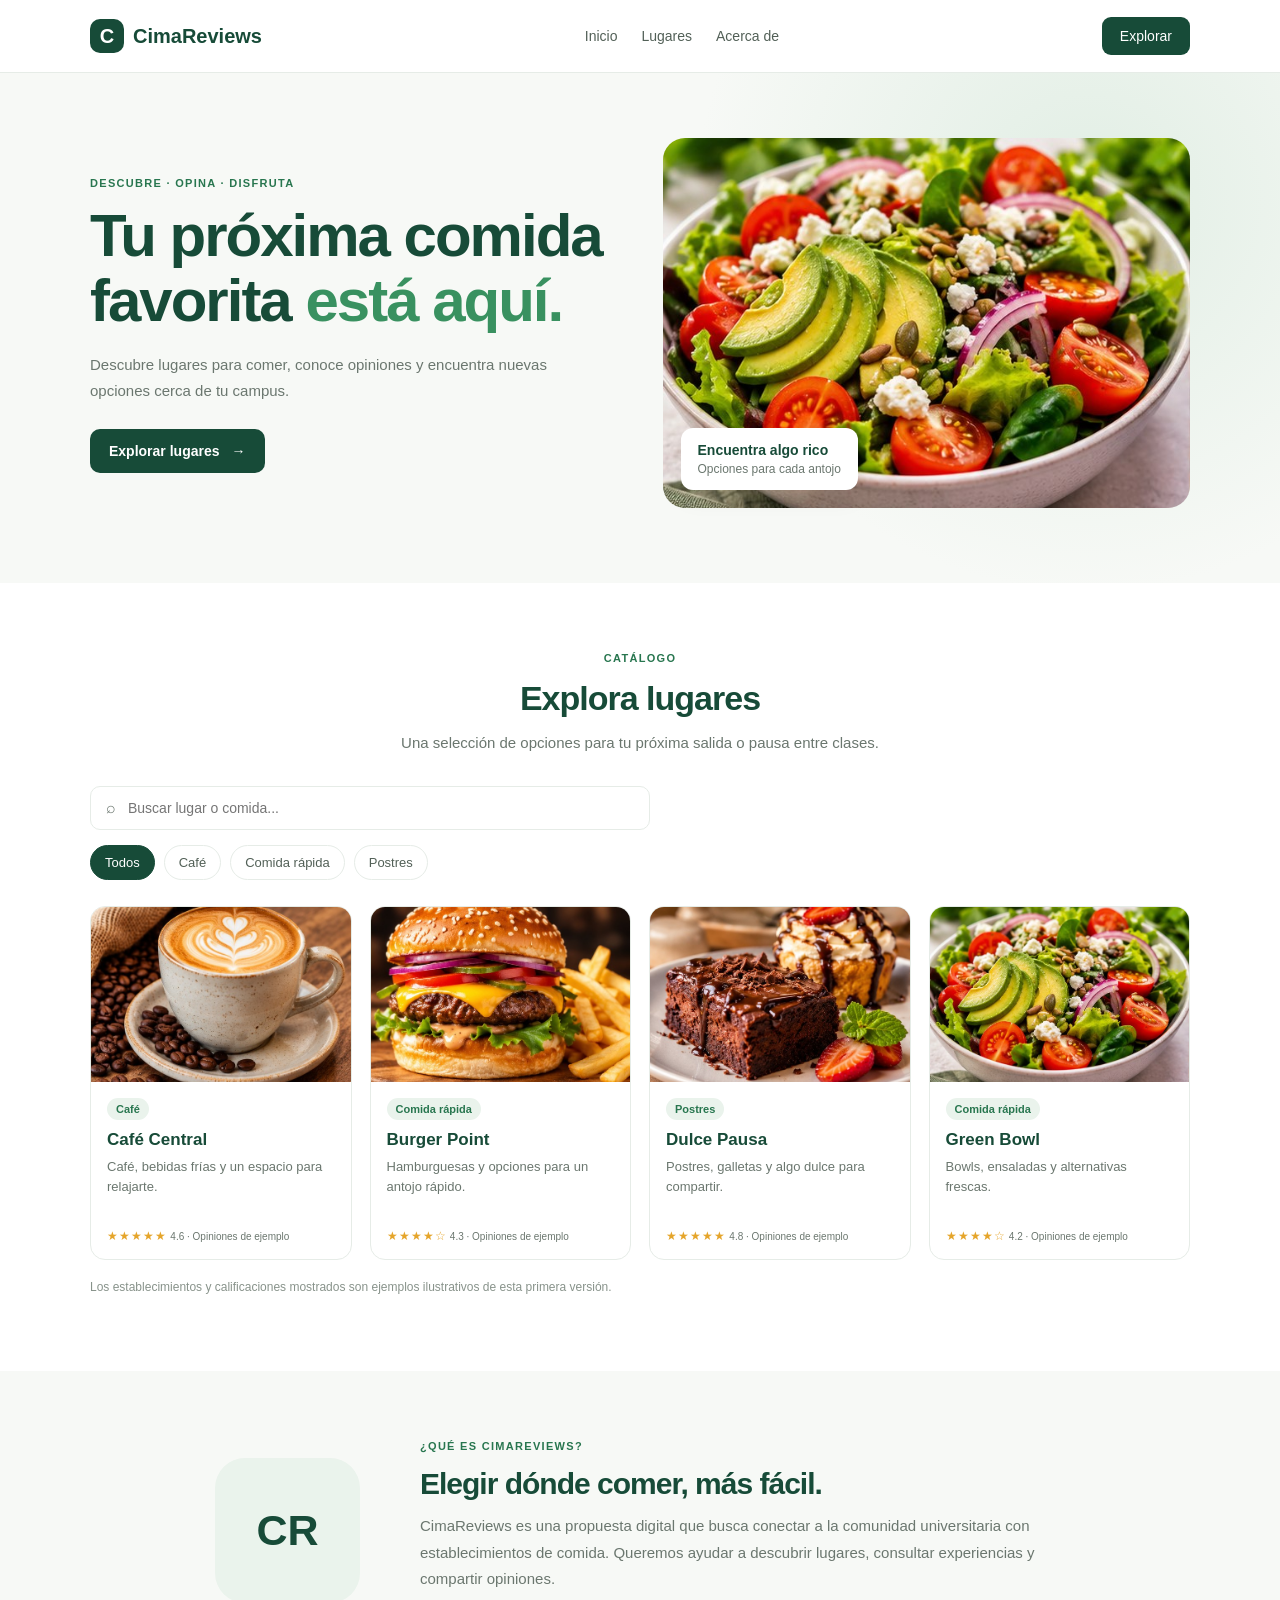
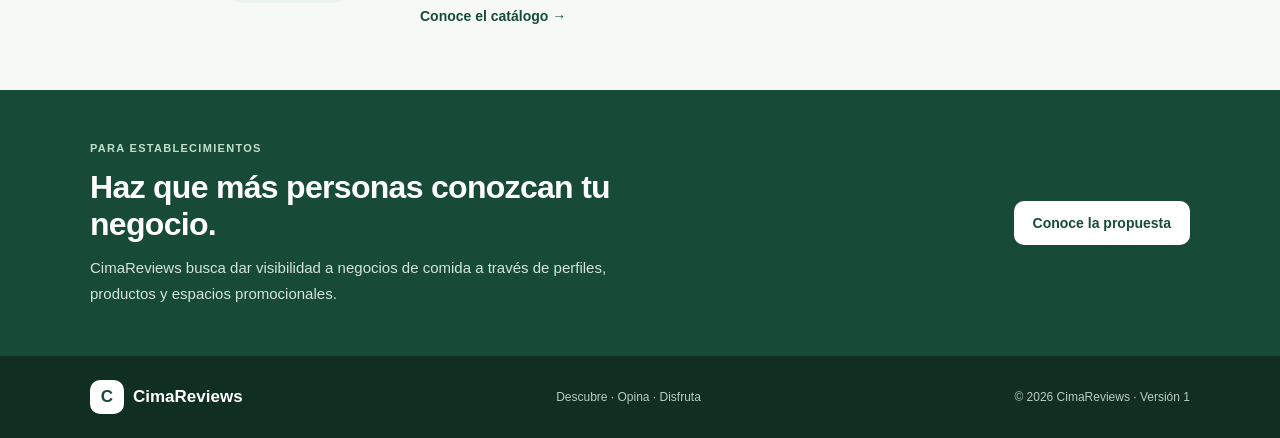
<file: index.html>
<!DOCTYPE html>
<html lang="es">
<head>
  <meta charset="UTF-8">
  <meta name="viewport" content="width=device-width, initial-scale=1.0">
  <title>CimaReviews | Descubre dónde comer</title>
  <meta name="description" content="Descubre opciones de comida, consulta opiniones y encuentra tu próximo lugar favorito con CimaReviews.">
  <link rel="stylesheet" href="style.css">
</head>
<body>
  <header class="header">
    <div class="container nav">
      <a class="brand" href="#inicio"><span class="brand-icon">C</span> CimaReviews</a>
      <nav>
        <a href="#inicio">Inicio</a>
        <a href="#lugares">Lugares</a>
        <a href="#nosotros">Acerca de</a>
      </nav>
      <a class="nav-cta" href="#lugares">Explorar</a>
    </div>
  </header>

  <main>
    <section class="hero" id="inicio">
      <div class="container hero-grid">
        <div class="hero-copy">
          <span class="eyebrow">DESCUBRE · OPINA · DISFRUTA</span>
          <h1>Tu próxima comida favorita <span>está aquí.</span></h1>
          <p>Descubre lugares para comer, conoce opiniones y encuentra nuevas opciones cerca de tu campus.</p>
          <a class="button" href="#lugares">Explorar lugares <span>→</span></a>
        </div>
        <div class="hero-photo">
          <img src="./images/ensalada.jpg" alt="Comida fresca servida en un plato">
          <div class="photo-note"><strong>Encuentra algo rico</strong><small>Opciones para cada antojo</small></div>
        </div>
      </div>
    </section>

    <section class="catalog section" id="lugares">
      <div class="container">
        <div class="section-heading">
          <span class="eyebrow">CATÁLOGO</span>
          <h2>Explora lugares</h2>
          <p>Una selección de opciones para tu próxima salida o pausa entre clases.</p>
        </div>

        <div class="search-row">
          <label class="search-box">
            <span>⌕</span>
            <input id="search" type="search" placeholder="Buscar lugar o comida..." aria-label="Buscar lugar o comida">
          </label>
          <div class="filters" id="filters">
            <button class="filter active" data-category="Todos">Todos</button>
            <button class="filter" data-category="Café">Café</button>
            <button class="filter" data-category="Comida rápida">Comida rápida</button>
            <button class="filter" data-category="Postres">Postres</button>
          </div>
        </div>

        <div class="cards" id="cards">
          <article class="place-card" data-category="Café" data-search="café central cafe bebidas latte">
            <img src="./images/cafe.jpg" alt="Café servido en una taza">
            <div class="card-content">
              <span class="category">Café</span>
              <h3>Café Central</h3>
              <p>Café, bebidas frías y un espacio para relajarte.</p>
              <div class="rating"><span>★★★★★</span> <small>4.6 · Opiniones de ejemplo</small></div>
            </div>
          </article>

          <article class="place-card" data-category="Comida rápida" data-search="burger point hamburguesa papas comida rápida">
            <img src="./images/hamburguesa.jpg" alt="Hamburguesa con ingredientes frescos">
            <div class="card-content">
              <span class="category">Comida rápida</span>
              <h3>Burger Point</h3>
              <p>Hamburguesas y opciones para un antojo rápido.</p>
              <div class="rating"><span>★★★★☆</span> <small>4.3 · Opiniones de ejemplo</small></div>
            </div>
          </article>

          <article class="place-card" data-category="Postres" data-search="dulce pausa postres pastel galletas">
            <img src="./images/postre.jpg" alt="Postre con chocolate">
            <div class="card-content">
              <span class="category">Postres</span>
              <h3>Dulce Pausa</h3>
              <p>Postres, galletas y algo dulce para compartir.</p>
              <div class="rating"><span>★★★★★</span> <small>4.8 · Opiniones de ejemplo</small></div>
            </div>
          </article>

          <article class="place-card" data-category="Comida rápida" data-search="green bowl ensaladas bowls saludable">
            <img src="./images/ensalada.jpg" alt="Bowl de ensalada y vegetales">
            <div class="card-content">
              <span class="category">Comida rápida</span>
              <h3>Green Bowl</h3>
              <p>Bowls, ensaladas y alternativas frescas.</p>
              <div class="rating"><span>★★★★☆</span> <small>4.2 · Opiniones de ejemplo</small></div>
            </div>
          </article>
        </div>
        <p class="empty" id="empty">No encontramos lugares que coincidan con tu búsqueda.</p>
        <p class="demo-note">Los establecimientos y calificaciones mostrados son ejemplos ilustrativos de esta primera versión.</p>
      </div>
    </section>

    <section class="about section" id="nosotros">
      <div class="container about-grid">
        <div class="about-mark">CR</div>
        <div>
          <span class="eyebrow">¿QUÉ ES CIMAREVIEWS?</span>
          <h2>Elegir dónde comer, más fácil.</h2>
          <p>CimaReviews es una propuesta digital que busca conectar a la comunidad universitaria con establecimientos de comida. Queremos ayudar a descubrir lugares, consultar experiencias y compartir opiniones.</p>
          <a class="text-link" href="#lugares">Conoce el catálogo →</a>
        </div>
      </div>
    </section>

    <section class="business">
      <div class="container business-inner">
        <div>
          <span class="eyebrow light">PARA ESTABLECIMIENTOS</span>
          <h2>Haz que más personas conozcan tu negocio.</h2>
          <p>CimaReviews busca dar visibilidad a negocios de comida a través de perfiles, productos y espacios promocionales.</p>
        </div>
        <a class="button button-light" href="#nosotros">Conoce la propuesta</a>
      </div>
    </section>
  </main>

  <footer class="footer">
    <div class="container footer-inner">
      <a class="brand brand-footer" href="#inicio"><span class="brand-icon">C</span> CimaReviews</a>
      <span>Descubre · Opina · Disfruta</span>
      <small>© 2026 CimaReviews · Versión 1</small>
    </div>
  </footer>
  <script src="script.js"></script>
</body>
</html>
</file>
<file: style.css>
* { box-sizing: border-box; }
:root {
  --green: #174b38;
  --green-2: #28764f;
  --mint: #eaf3ec;
  --bg: #f7f9f6;
  --text: #203027;
  --muted: #6b776f;
  --border: #e6ece7;
}
html { scroll-behavior: smooth; }
body { margin: 0; font-family: Arial, Helvetica, sans-serif; color: var(--text); background: var(--bg); }
a { text-decoration: none; color: inherit; }
.container { width: min(1100px, 91%); margin: 0 auto; }
.header { background: #fff; border-bottom: 1px solid var(--border); }
.nav { min-height: 72px; display: flex; align-items: center; justify-content: space-between; gap: 20px; }
.brand { display: flex; align-items: center; gap: 9px; font-weight: 800; color: var(--green); font-size: 20px; }
.brand-icon { display: grid; place-items: center; background: var(--green); color: white; width: 34px; height: 34px; border-radius: 10px; }
nav { display: flex; gap: 24px; color: #526057; font-size: 14px; }
nav a:hover, .text-link:hover { color: var(--green-2); }
.nav-cta { background: var(--green); color: white; padding: 11px 18px; border-radius: 9px; font-size: 14px; }
.hero { padding: 65px 0 75px; background: radial-gradient(circle at 85% 25%, #e1eee4, transparent 34%), var(--bg); }
.hero-grid { display: grid; grid-template-columns: 1fr 1fr; gap: 45px; align-items: center; }
.eyebrow { display: inline-block; color: var(--green-2); font-weight: 700; font-size: 11px; letter-spacing: 1.3px; margin-bottom: 15px; }
.hero h1 { font-size: clamp(39px, 5vw, 60px); line-height: 1.08; letter-spacing: -2px; margin: 0 0 18px; color: var(--green); }
.hero h1 span { color: #399160; }
.hero-copy p, .section-heading p, .about p, .business p { color: var(--muted); line-height: 1.75; font-size: 15px; }
.hero-copy p { max-width: 470px; margin: 0 0 25px; }
.button { display: inline-flex; gap: 12px; align-items: center; background: var(--green); color: white; padding: 14px 19px; border-radius: 10px; font-size: 14px; font-weight: 700; }
.button:hover { background: var(--green-2); }
.hero-photo { position: relative; }
.hero-photo img { width: 100%; height: 370px; object-fit: cover; display: block; border-radius: 22px; }
.photo-note { position: absolute; bottom: 18px; left: 18px; background: white; border-radius: 12px; padding: 14px 17px; box-shadow: 0 8px 25px #0001; }
.photo-note strong, .photo-note small { display: block; }
.photo-note strong { color: var(--green); margin-bottom: 4px; font-size: 14px; }
.photo-note small { color: var(--muted); font-size: 12px; }
.section { padding: 65px 0; }
.catalog { background: #fff; }
.section-heading { text-align: center; max-width: 620px; margin: 0 auto 30px; }
.section-heading h2, .about h2 { font-size: 34px; letter-spacing: -1px; color: var(--green); margin: 0 0 12px; }
.section-heading p { margin: 0; }
.search-row { margin-bottom: 26px; display: flex; flex-direction: column; gap: 15px; }
.search-box { display: flex; align-items: center; gap: 10px; max-width: 560px; border: 1px solid var(--border); border-radius: 10px; padding: 12px 15px; background: #fff; color: var(--muted); }
.search-box input { border: 0; outline: 0; width: 100%; font: inherit; font-size: 14px; background: transparent; }
.filters { display: flex; gap: 9px; flex-wrap: wrap; }
.filter { border: 1px solid var(--border); background: #fff; color: #526057; padding: 9px 14px; border-radius: 30px; cursor: pointer; font-size: 13px; }
.filter:hover, .filter.active { background: var(--green); border-color: var(--green); color: #fff; }
.cards { display: grid; grid-template-columns: repeat(4, 1fr); gap: 18px; }
.place-card { border: 1px solid var(--border); border-radius: 15px; overflow: hidden; background: white; transition: transform .2s, box-shadow .2s; }
.place-card:hover { transform: translateY(-3px); box-shadow: 0 12px 28px #0000000c; }
.place-card img { display: block; width: 100%; height: 175px; object-fit: cover; }
.card-content { padding: 16px; }
.category { display: inline-block; color: var(--green-2); background: var(--mint); border-radius: 20px; padding: 5px 9px; font-size: 11px; font-weight: 700; }
.card-content h3 { margin: 10px 0 7px; color: var(--green); font-size: 17px; }
.card-content p { color: var(--muted); line-height: 1.55; font-size: 13px; min-height: 60px; margin: 0 0 12px; }
.rating { font-size: 12px; color: #59665d; }
.rating span { color: #e5a52b; letter-spacing: 1px; }
.rating small { color: var(--muted); }
.empty { display: none; color: var(--muted); text-align: center; padding: 25px; }
.demo-note { font-size: 12px; color: #88938b; margin-top: 20px; }
.about { background: var(--bg); }
.about-grid { display: grid; grid-template-columns: 170px 1fr; gap: 35px; align-items: center; max-width: 850px; }
.about-mark { width: 145px; height: 145px; display: grid; place-items: center; border-radius: 30px; background: var(--mint); color: var(--green); font-weight: 800; font-size: 43px; }
.about h2 { font-size: 30px; }
.about p { margin: 0 0 15px; }
.text-link { color: var(--green); font-weight: 700; font-size: 14px; }
.business { background: var(--green); padding: 48px 0; }
.business-inner { display: flex; align-items: center; justify-content: space-between; gap: 35px; }
.business h2 { color: white; font-size: 32px; letter-spacing: -.7px; margin: 0 0 12px; max-width: 570px; }
.business p { color: #d5e4da; max-width: 570px; margin: 0; }
.eyebrow.light { color: #c0e0cb; }
.button-light { background: white; color: var(--green); flex-shrink: 0; }
.button-light:hover { background: var(--mint); }
.footer { background: #102e22; color: #d2dfd6; padding: 24px 0; }
.footer-inner { display: flex; align-items: center; justify-content: space-between; flex-wrap: wrap; gap: 15px; }
.brand-footer { color: white; font-size: 17px; }
.brand-footer .brand-icon { background: white; color: var(--green); }
.footer small, .footer-inner > span { font-size: 12px; color: #b9cbbf; }
@media (max-width: 900px) {
  .hero-grid { grid-template-columns: 1fr; gap: 28px; }
  .hero-photo img { height: 330px; }
  .cards { grid-template-columns: repeat(2, 1fr); }
}
@media (max-width: 600px) {
  .nav { flex-wrap: wrap; padding: 14px 0; justify-content: center; }
  nav { width: 100%; justify-content: center; gap: 17px; font-size: 13px; }
  .nav-cta { display: none; }
  .hero { padding: 45px 0; }
  .hero h1 { font-size: 42px; }
  .hero-photo img { height: 270px; }
  .section { padding: 48px 0; }
  .section-heading h2 { font-size: 29px; }
  .cards { grid-template-columns: 1fr; }
  .place-card img { height: 210px; }
  .about-grid { grid-template-columns: 1fr; text-align: center; }
  .about-mark { margin: auto; width: 105px; height: 105px; font-size: 32px; }
  .business-inner { flex-direction: column; align-items: flex-start; }
  .business h2 { font-size: 28px; }
  .footer-inner { justify-content: center; text-align: center; flex-direction: column; }
}
</file>
